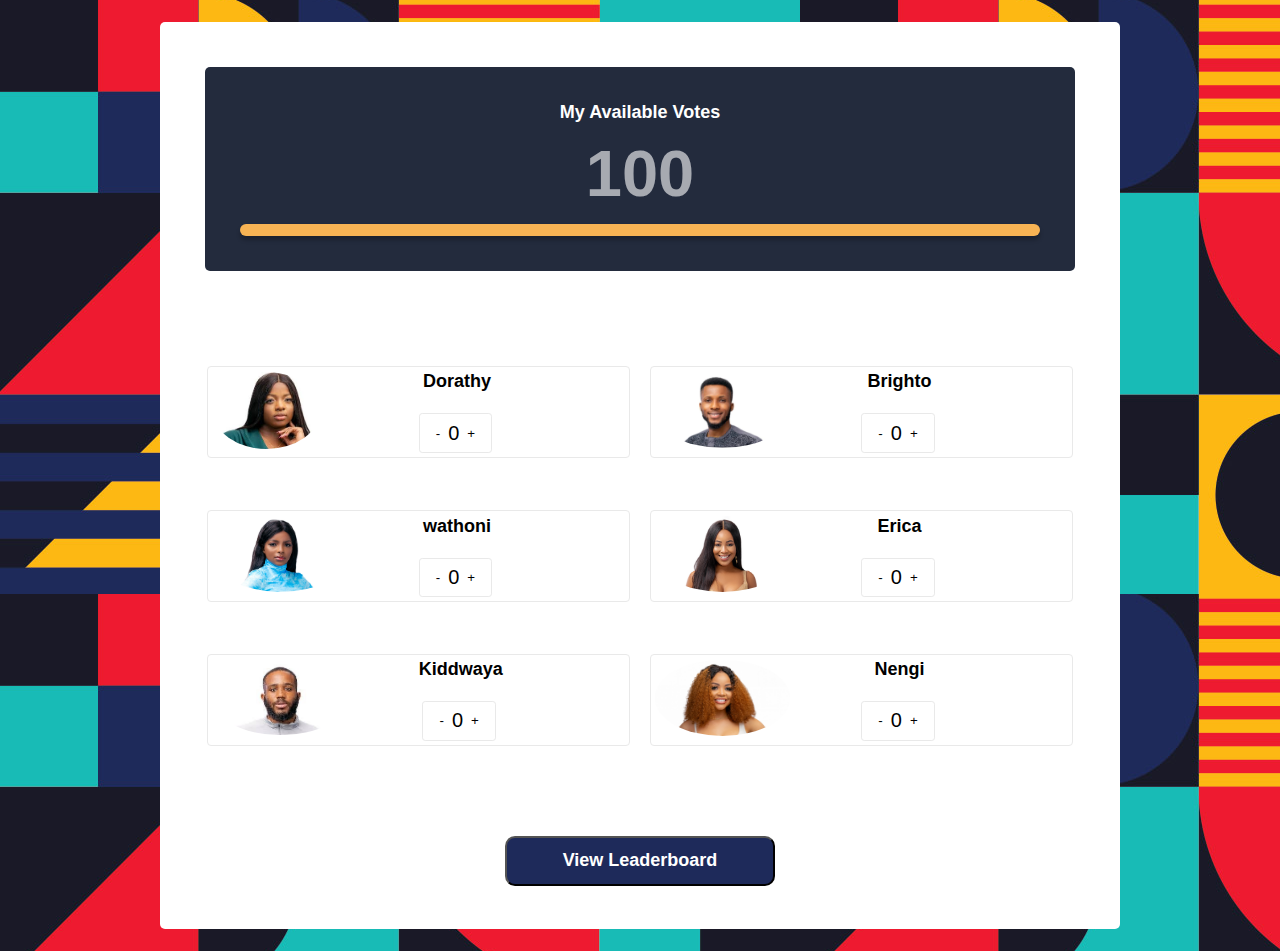
<file: index.html>
<!DOCTYPE html>
<html>
<head>
    <meta charset='utf-8'>
    <meta http-equiv='X-UA-Compatible' content='IE=edge'>
    <title>Voting System</title>
    <meta name='viewport' content='width=device-width, initial-scale=1'>
    <link rel='stylesheet' type='text/css' media='screen' href='style.css'>

</head>
<body>
  <div class="container">
    <div class="hide">
      <div class="board">
        <h3>My Available Votes</h3>
        <h1 class="board-num">100</h1>
       <div id="progress"></div>
    </div>

    <div class="contestants">
        <div class="dorathy contestant-box">
            <div class="contestant-img"><img src="img/dorothy.jpg" alt="dorothy's image"  style="width: 107px;"></div>
            <div class="vote">
                 <p>Dorathy</p>
 
               <div class="vote-button">
                 <button class="dorathy" onclick="decreaseCount()">-</button>
                 <span class="dorathy votes-count">0</span>
                 <button class="dorathy" onclick="increaseCount()">+</button>
               </div>
            </div>
         </div>
 
         <div class="brighto contestant-box">
             <div class="contestant-img">
                 <img src="img/brighto.jpeg" alt="a picture of brighto">
             </div>
             <div class="vote">
                  <p>Brighto</p>
  
                 <div class="vote-button">
                     <button class="brighto" onclick="decreaseCount()">-</button>
                     <span class="brighto votes-count">0</span>
                     <button  class="brighto" onclick="increaseCount()">+</button>
               </div>
             </div>
          </div>

          <div class=" wathoni contestant-box">
             <div class="contestant-img">
                 <img src="img/wathoni.png" alt="a picture of wathoni">
             </div>
             <div class="vote">
                  <p>wathoni</p>
  
                 <div class="vote-button">
                     <button class="wathoni" onclick="decreaseCount()">-</button>
                     <span class="wathoni votes-count">0</span>
                     <button class="wathoni" onclick="increaseCount()">+</button>
               </div>
             </div>
          </div>

          <div class=" erica contestant-box">
             <div class="contestant-img">
                 <img src="img/erica.jpg" alt="an image of erica" >
             </div>
             <div class="vote">
                  <p>Erica</p>
  
                 <div class="vote-button">
                     <button class="erica"onclick="decreaseCount()" >-</button>
                     <span class="erica votes-count">0</span>
                     <button class="erica" onclick="increaseCount()">+</button>
               </div>
             </div>
          </div>
          <div class="Kiddwaya contestant-box ">
             <div class="contestant-img">
                 <img src="img/kidd.jpg" alt="an image of Kiddwaya">
             </div>
             <div class="vote">
                  <p>Kiddwaya</p>
  
                 <div class="vote-button">
                     <button class="Kiddwaya" onclick="decreaseCount()">-</button>
                     <span class="Kiddwaya votes-count">0</span>
                     <button class="Kiddwaya" onclick="increaseCount()">+</button>
               </div>
             </div>
          </div>
          <div class=" nengi contestant-box">
             <div class="contestant-img">
                 <img src="img/Nengi.png" alt="a picture of Nengi">
             </div>
             <div class="vote">
                  <p>Nengi</p>
 
                  <div class="vote-button">
                     <button class="nengi" onclick="decreaseCount()">-</button>
                     <span class="nengi votes-count">0</span>
                     <button class="nengi" onclick="increaseCount()">+</button>
                   </div>
             </div>
          </div> 
        </div>

          <footer>
            <button class="buttons" id="leaderboard">View Leaderboard</button>
            <h5 class="error"></h5>
        </footer>  
</div>

    <div class="container leader-board"> 
        <h1 class="lead-head">Leaderboard</h1>
          <div class="board2"></div>
        <footer>
          <h4 class="message"></h4>
            <button id="back" class="buttons">Back to Vote</button>  
        </footer>
    </div>
  </div>
  

    <script src='app.js'></script>
</body>
</html>
</file>
<file: style.css>
* {
  margin: 0;
  padding: 0;
  box-sizing: border-box;
}

body {
  background-image: url(img/image\ 1.png);
  display: flex;
  align-items: center;
  justify-content: center;
  font-family: "Roboto", sans-serif;
}

.container {
  background: #fff;
  border-radius: 5px;
  width: 960px;
  max-width: 100%;
  height: 100%;
  margin: 22px auto;
  padding: 15px;
}

.board {
  background-color: #232b3d;
  color: #fff;
  padding: 35px;
  margin: 30px;
  text-align: center;
  border-radius: 5px;
}

h3 {
  font-weight: bold;
  font-size: 18px;
}

.board-num {
  margin: 13px;
  display: block;
  font-weight: 900;
  font-size: 65px;
  color: #ffffff;
  opacity: 0.6;
}

#progress {
  height: 12px;
  width: 100%;
  background: #f7b354;
  box-shadow: 0px 4px 4px rgba(0, 0, 0, 0.25);
  border-radius: 18px;
}

#progress::-webkit-progress-value {
  height: 12px;
  width: 100%;
  background: #f7b354;
  box-shadow: 0px 4px 4px rgba(0, 0, 0, 0.25);
  border-radius: 18px;
}

#progress::-moz-progress-bar {
  height: 12px;
  width: 100%;
  background: #f7b354;
  box-shadow: 0px 4px 4px rgba(0, 0, 0, 0.25);
  border-radius: 18px;
}

.contestants,
.board2 .contestants {
  margin-top: 29px;
  padding: 2rem;
  display: grid;
  grid-template-columns: repeat(auto-fit, minmax(290px, 1fr));
  grid-gap: 1.2rem;
}

.contestant-box {
  margin-top: 33px;
  align-items: center;
  display: flex;
  flex-wrap: wrap;
  border: 1px solid rgb(233, 233, 233);
  border-radius: 4px;
}

img {
  width: 135px;
  border-radius: 50%;
}

.contestant-img {
  width: 50%;
  padding: 0.3rem;
}

.vote {
  display: flex;
  align-items: center;
  justify-content: center;
  flex-direction: column;
}

p {
  display: block;
  font-weight: bold;
  font-size: 18px;
  margin-bottom: 21px;
}

.vote-button {
  border: 1px solid rgb(233, 233, 233);
  display: flex;
  align-items: center;
  justify-content: space-between;
  border-radius: 0.2rem;
  padding: 0.2rem 0.5rem;
  margin: 0 0.2rem 0 0;
  font-size: 20px;
}

.vote-button>button {
  cursor: pointer;
  border: none;
  padding: 8px;
  background: none;
}

footer {
  margin: 1rem auto;
  text-align: center;
}

.buttons {
  width: 270px;
  height: 50px;
  background: #1e2a5a;
  border-radius: 10px;
  cursor: pointer;
  font-weight: bold;
  font-size: 18px;
  color: #fff;
  text-align: center;
  padding: 0.5rem 3rem;
  margin-top: 42px;
}

h5 {
  font-weight: bold;
  font-size: 18px;
  text-align: center;
  color: #ee1a30;
  padding-top: 12px;
}

.leader-board {
  display: none;
}

.lead-head {
  color: #000000;
  text-align: center;
  font-weight: bold;
  font-size: 25px;
  margin-top: 22px;
}

h2 {
  font-size: 18px;
}

.number {
  width: 42px;
  height: 42px;
  background: #1e2a5a;
  border-radius: 50%;
  display: flex;
  justify-content: center;
  align-content: center;
  align-items: center;
  color: white;
  margin: auto;
}

span {
  color: #000;
}

h4 {
  font-weight: bold;
  font-size: 20px;
  text-align: center;
  color: #18bbb6;
}
</file>
